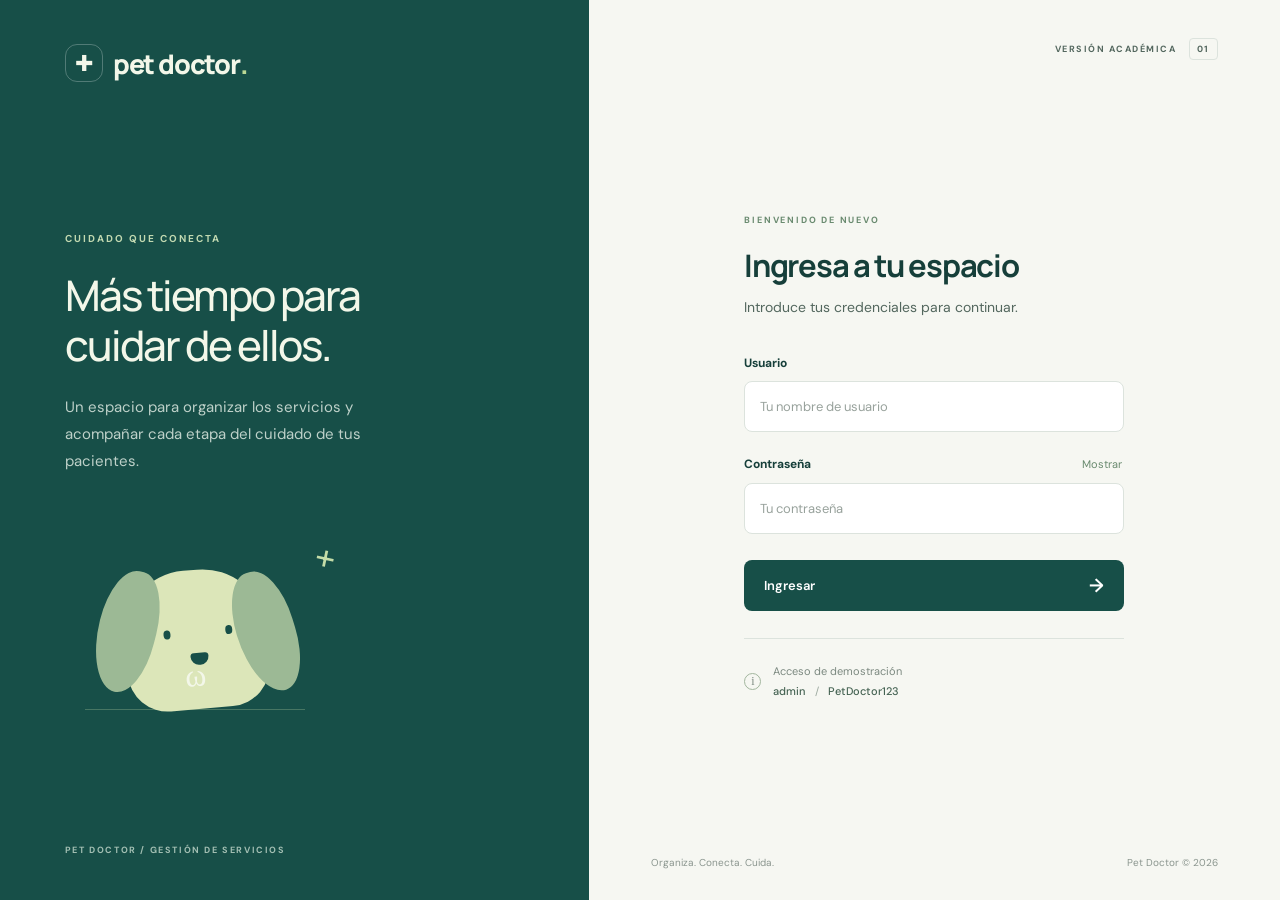
<file: index.html>
<!doctype html>
<html lang="es">
<head>
  <meta charset="utf-8">
  <meta name="viewport" content="width=device-width, initial-scale=1">
  <meta name="theme-color" content="#174f48">
  <title>Pet Doctor · Acceso</title>
  <link rel="stylesheet" href="assets/styles.css">
  <script defer src="assets/auth.js"></script>
  <script defer src="assets/app.js"></script>
  <link rel="stylesheet" href="assets/quote.css">
  <link rel="stylesheet" href="assets/quote-additions.css">
  <link rel="stylesheet" href="assets/clients.css">
  <link rel="stylesheet" href="assets/history.css">
  <link rel="stylesheet" href="assets/application.css">
  <link rel="stylesheet" href="assets/quote-controls.css">
  <script defer src="assets/catalog.js"></script>
  <script defer src="assets/pricing.js"></script>
  <script defer src="assets/records.js"></script>
  <script defer src="assets/files.js"></script>
  <script defer src="assets/workspace.js"></script>
  <script defer src="assets/integration.js"></script>
  <script defer src="assets/registry-csv.js"></script>
  <script defer src="assets/registry-csv-view.js"></script>
  <script defer src="assets/attention-csv.js"></script>
  <script defer src="assets/clients.js"></script>
  <script defer src="assets/history.js"></script>
  <script defer src="assets/history-view.js"></script>
  <script defer src="assets/vendor/pdf-lib.min.js"></script>
  <script defer src="assets/pdf.js"></script>
  <script defer src="assets/analytics-csv.js"></script>
  <script defer src="assets/application.js"></script>
  <script defer src="assets/quote.js"></script>
  <script defer src="assets/email-templates.js"></script>
  <script defer src="assets/customer-profile.js"></script>
</head>
<body>
  <main id="login-view" class="login-layout">
    <section class="brand-panel" aria-label="Pet Doctor">
      <a class="brand" href="./"><span class="brand-mark" aria-hidden="true">✚</span> pet doctor<span class="brand-dot">.</span></a>
      <div class="brand-content">
        <span class="eyebrow">CUIDADO QUE CONECTA</span>
        <h1>Más tiempo para<br>cuidar de ellos.</h1>
        <p>Un espacio para organizar los servicios y acompañar cada etapa del cuidado de tus pacientes.</p>
        <div class="pet-illustration" aria-hidden="true"><span class="pet-ear left"></span><span class="pet-ear right"></span><div class="pet-face"><i class="eye left"></i><i class="eye right"></i><span class="nose"></span><span class="muzzle">ω</span></div><span class="pet-cross">+</span></div>
      </div>
      <span class="brand-footer">PET DOCTOR / GESTIÓN DE SERVICIOS</span>
    </section>
    <section class="form-panel">
      <span class="edition">VERSIÓN ACADÉMICA <span>01</span></span>
      <div class="login-card">
        <span class="section-tag">BIENVENIDO DE NUEVO</span>
        <h2>Ingresa a tu espacio</h2>
        <p class="muted">Introduce tus credenciales para continuar.</p>
        <form id="login-form">
          <label for="username">Usuario</label>
          <input id="username" name="username" type="text" autocomplete="username" placeholder="Tu nombre de usuario" required maxlength="80" autocapitalize="none" spellcheck="false">
          <div class="password-label"><label for="password">Contraseña</label><button id="toggle-password" type="button" aria-controls="password" aria-pressed="false">Mostrar</button></div>
          <input id="password" name="password" type="password" autocomplete="current-password" placeholder="Tu contraseña" required maxlength="128">
          <p id="login-error" class="error" role="alert" hidden></p>
          <button class="primary-button" type="submit">Ingresar <span aria-hidden="true">→</span></button>
        </form>
        <div class="demo-note"><span class="demo-icon" aria-hidden="true">i</span><p>Acceso de demostración<br><strong>admin</strong><span class="separator">/</span><strong>PetDoctor123</strong></p></div>
      </div>
      <footer class="form-footer">Organiza. Conecta. Cuida.<span>Pet Doctor © <span id="year"></span></span></footer>
    </section>
  </main>
  <div id="home-view" class="home-layout" hidden>
    <header class="home-header"><a class="brand" href="./"><span class="brand-mark" aria-hidden="true">✚</span> pet doctor.</a><span class="header-location" id="header-location">Clientes</span><div class="session-controls"><span id="session-user"></span><button id="logout-button" class="secondary-button" type="button">Cerrar sesión</button></div></header>
    <div class="application-frame"><aside class="app-sidebar"><button type="button" id="menu-toggle" class="secondary-button" aria-expanded="false" aria-controls="app-nav">☰ Menú</button><nav id="app-nav" aria-label="Módulos de Pet Doctor"><span class="nav-caption">TU ESPACIO</span><button type="button" data-module="clients" id="nav-clients" aria-current="page">Clientes</button><button type="button" data-module="quote" id="nav-quote">Cotización</button><button type="button" data-module="data" id="open-data">Datos y sincronización</button><p class="sidebar-note">Datos guardados en este navegador.<br>Acceso académico.</p></nav></aside>
      <main class="app-main"><div id="file-message" class="file-message" role="status" hidden></div>
        <section id="clients-module" aria-label="Clientes"><aside id="demo-welcome" class="demo-welcome" aria-labelledby="demo-welcome-title"><h2 id="demo-welcome-title">¿Primera vez en Pet Doctor?</h2><p>Prueba el registro, las fichas y el historial con datos ficticios ya preparados. No necesitas cargar archivos ni registrar clientes a mano.</p><button type="button" id="demo-start" class="secondary-button">Probar con datos de ejemplo</button></aside><div id="customers-content"></div><div id="csv-import-root"></div></section>
        <section id="quote-module" aria-label="Cotización" hidden><div class="home-content" tabindex="-1" id="home-content"></div></section>
    <section id="data-dialog" class="data-section" hidden tabindex="-1" aria-labelledby="data-title"><div class="dialog-heading"><h2 id="data-title">Datos y sincronización</h2><button type="button" id="close-data" class="secondary-button">Volver</button></div><p class="field-hint">Traslado manual por archivos; no hay sincronización automática. Para Analítica descarga el CSV y cárgalo en el dashboard.</p><p id="master-count" class="field-hint"></p><div class="data-actions"><button type="button" id="export-master" class="secondary-button">Descargar base JSON</button><button type="button" id="import-master" class="secondary-button">Cargar base JSON</button><button type="button" id="export-analytics" class="secondary-button">Descargar CSV para Analítica</button></div><p class="field-hint">El respaldo JSON contiene todos los clientes, perritos, cotizaciones y atenciones. La carga reemplaza la base actual previa confirmación.</p>

      <section class="demo-welcome" aria-labelledby="demo-data-title"><h3 id="demo-data-title">Explora la aplicación con datos de prueba</h3><p>25 clientes · 45 perritos · 150 atenciones · 200 servicios. Todos los datos son ficticios. Después de cargar, podrás abrir las fichas y sus historiales, cotizar y exportar información.</p><p>La demostración reemplaza la base actual y la cotización, previa confirmación. Si tienes datos propios, descarga primero la base JSON. No se enviarán llamadas ni correos.</p><button type="button" id="load-demo-data" class="secondary-button">Cargar datos de prueba</button><p>Para explorar los gráficos, abre <a href="analitica/index.html">Analítica</a> y pulsa «Probar con datos de ejemplo». Cada módulo conserva su propia base.</p></section><div id="attention-csv-import-root"></div>
      <form id="calls-config" novalidate><h3>Conexión n8n</h3><label for="calls-url">URL del webhook n8n<input id="calls-url" type="url" autocomplete="off" placeholder="https://tu-instancia/webhook-test/pet-doctor-llamadas-demo"></label><label for="calls-key">Clave de comunicaciones para esta sesión<input id="calls-key" type="password" autocomplete="off" maxlength="1024" placeholder="X-PetDoctor-Call-Key"></label><p id="calls-key-status" class="field-hint" role="status"></p><p class="field-hint">La clave se conserva solo en memoria hasta cerrar sesión o recargar; no se guarda ni se exporta. Configura Header Auth y los destinos permitidos en n8n. Completar estos campos no envía correos ni inicia llamadas.</p><div class="data-actions"><button type="submit" class="secondary-button">Guardar conexión n8n</button><button type="button" id="forget-calls-key" class="text-button">Olvidar clave de sesión</button></div></form><p id="data-message" class="file-message" role="status" hidden></p><div id="storage-recovery" class="storage-recovery" hidden><p>Hay un guardado pendiente que aún no forma parte de la base local.</p><button type="button" id="retry-save" class="secondary-button">Reintentar guardado</button><button type="button" id="download-pending" class="text-button">Descargar respaldo pendiente</button><button type="button" id="discard-pending" class="text-button">Descartar candidato</button></div>
    </section>
      </main>
    </div>
    <div id="shared-editor"></div>
<input type="file" id="master-file" accept=".json,application/json" hidden>
  </div>
</body>
</html>
</file>
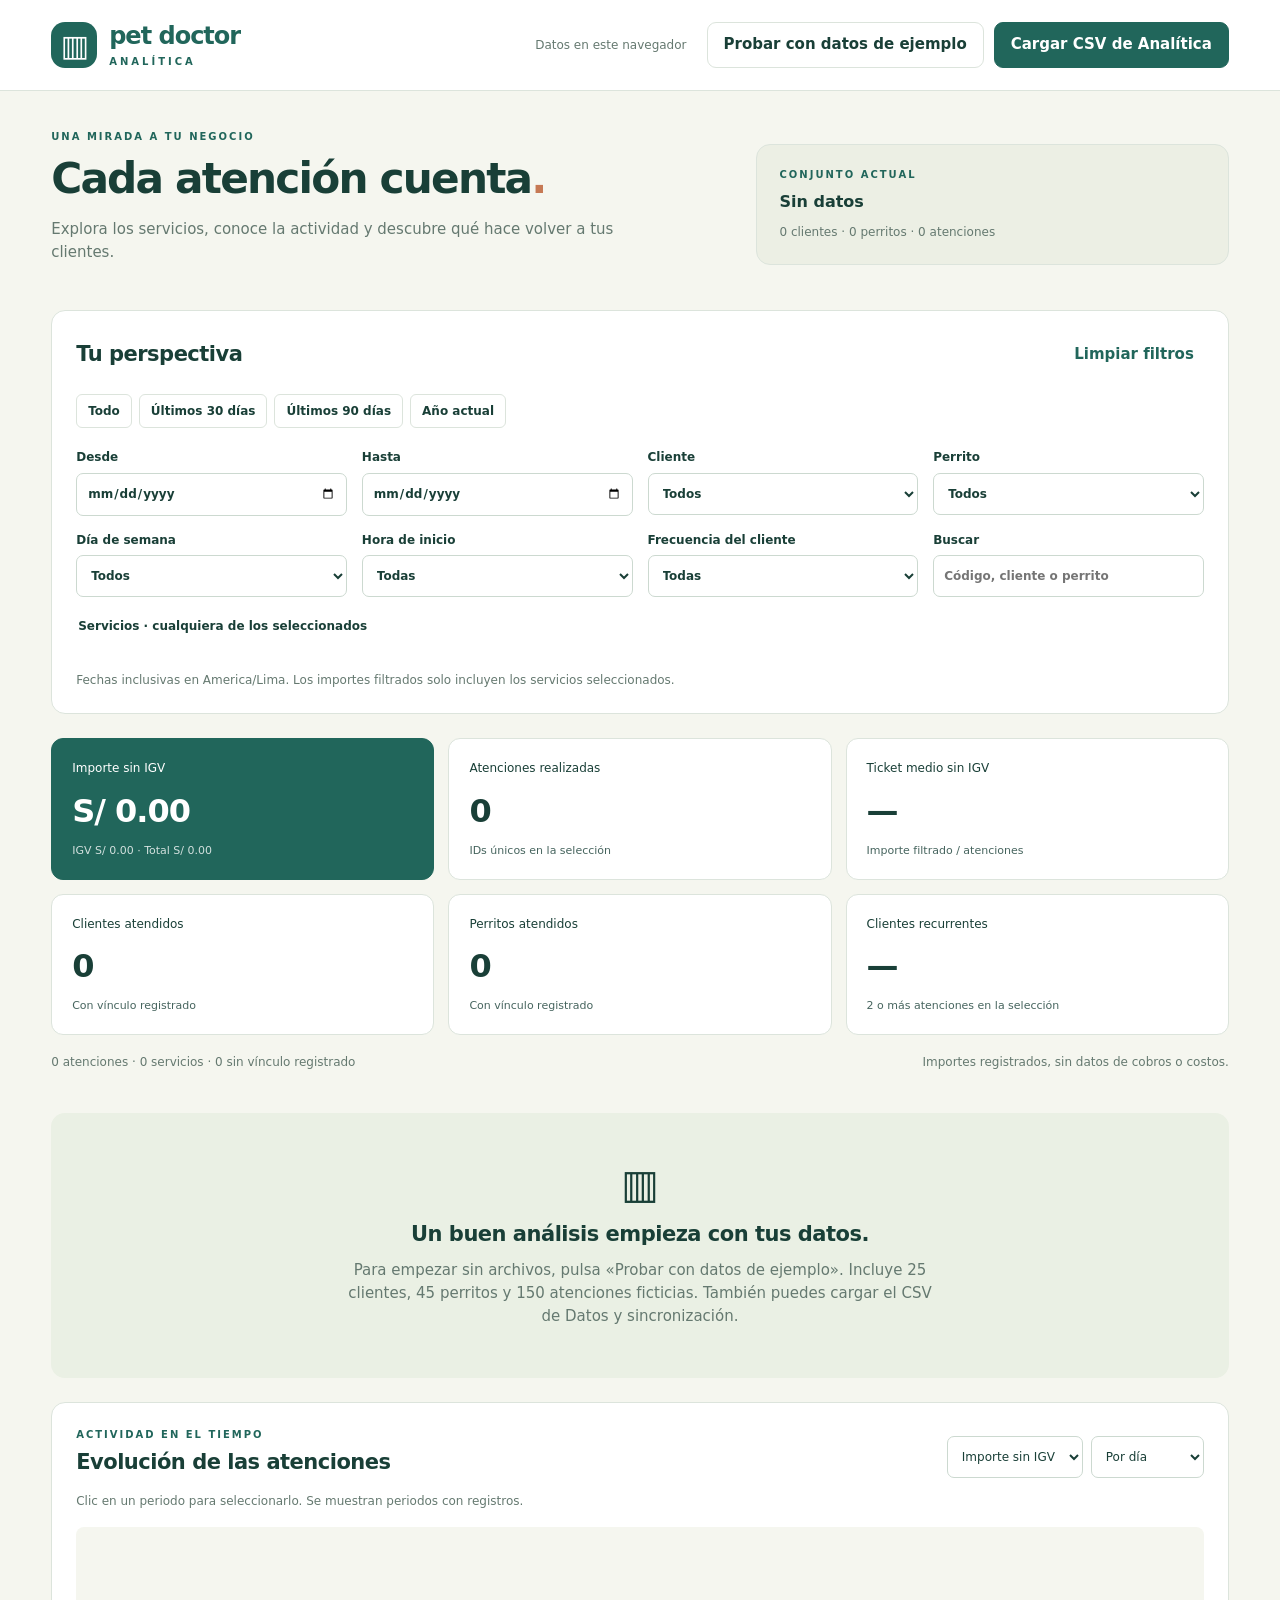
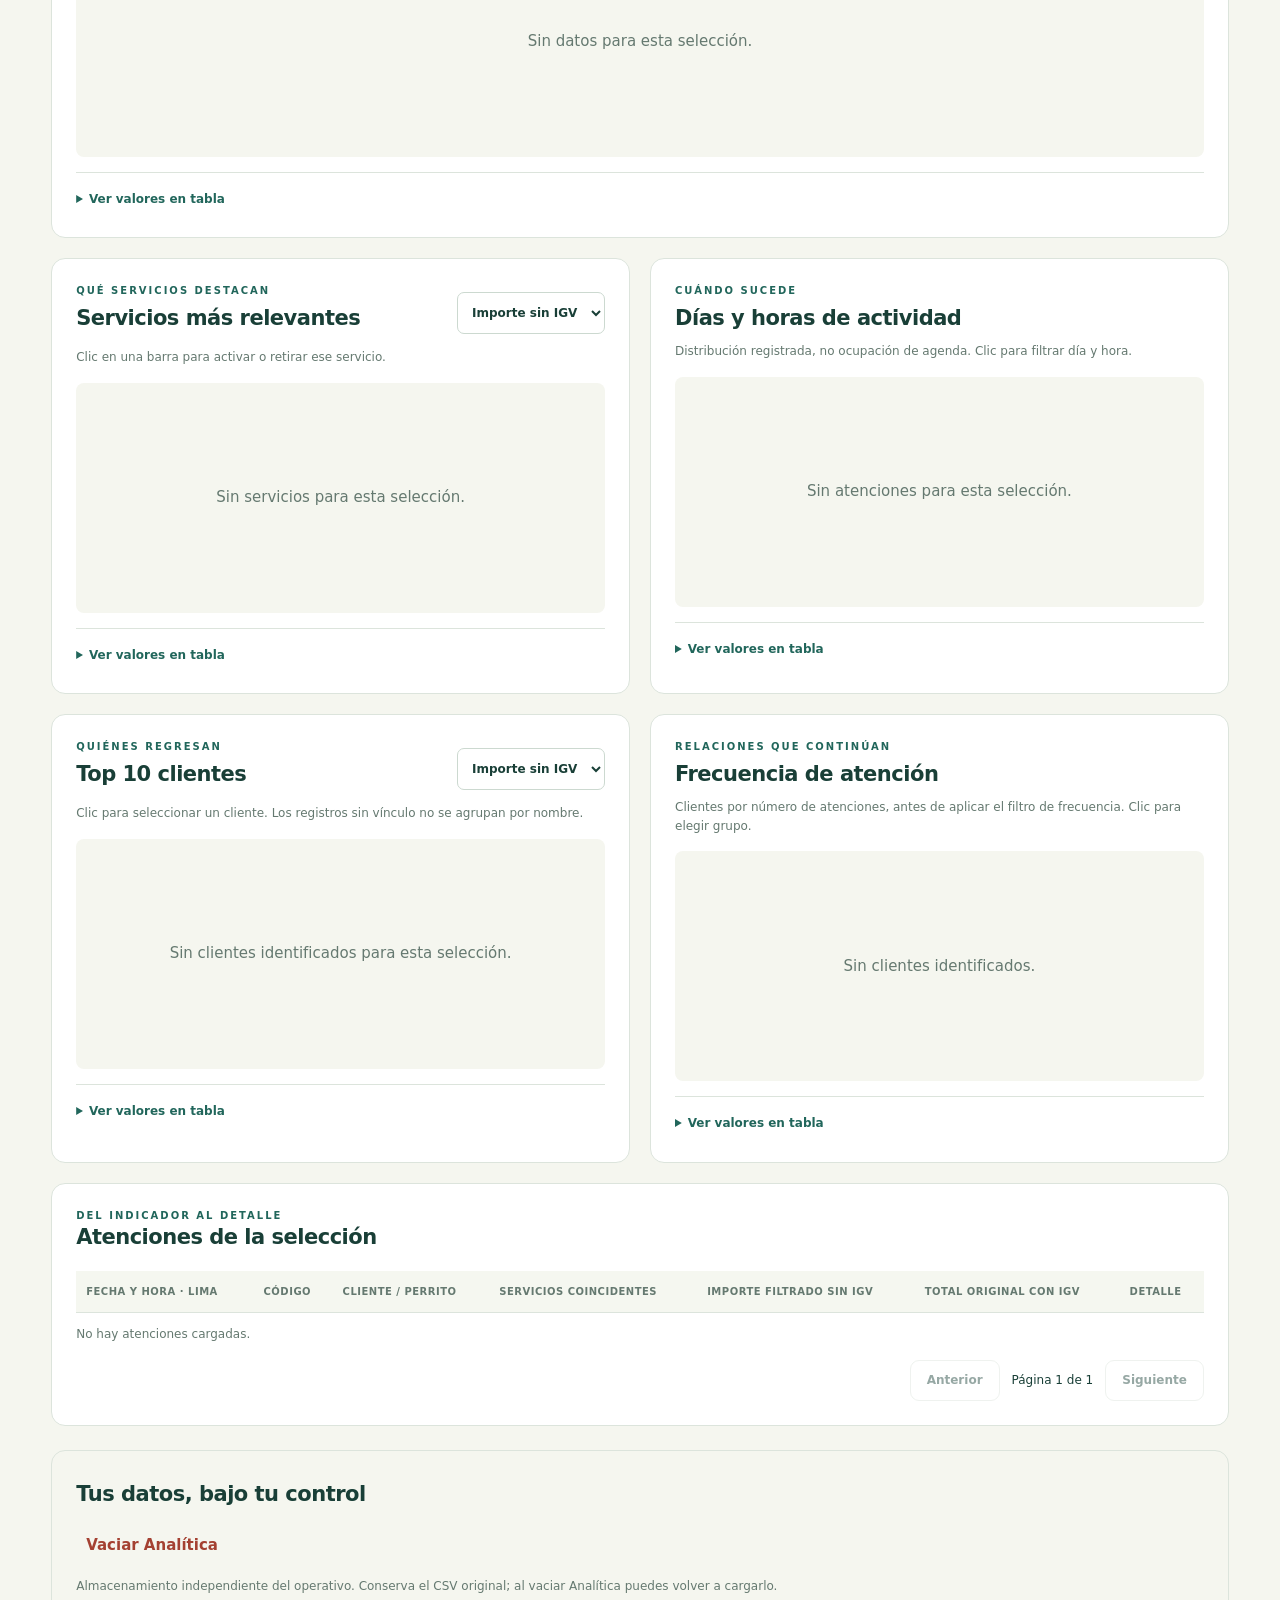
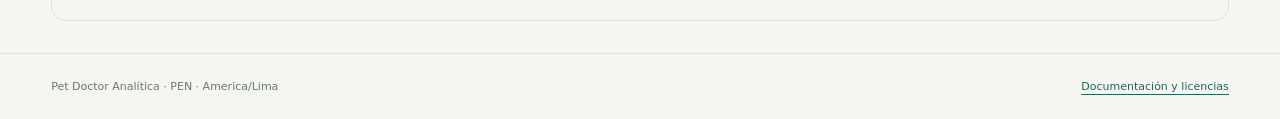
<file: analitica/index.html>
<!doctype html>
<html lang="es">
<head>
  <meta charset="utf-8"><meta name="viewport" content="width=device-width, initial-scale=1">
  <title>Pet Doctor · Analítica</title>
  <link rel="icon" href="data:image/svg+xml,%3Csvg xmlns='http://www.w3.org/2000/svg' viewBox='0 0 40 40'%3E%3Crect width='40' height='40' rx='12' fill='%2321665b'/%3E%3Cpath d='M10 29V20M20 29V10M30 29V15' stroke='white' stroke-width='4'/%3E%3C/svg%3E">
  <link rel="stylesheet" href="styles.css">
  <script defer src="vendor/echarts.min.js"></script>
  <script defer src="lib/records.js"></script><script defer src="lib/catalog.js"></script><script defer src="lib/pricing.js"></script><script defer src="lib/files.js"></script><script defer src="lib/workspace.js"></script><script defer src="lib/registry-csv.js"></script><script defer src="lib/attention-csv.js"></script><script defer src="lib/history.js"></script>
  <script defer src="lib/analytics-csv.js"></script><script defer src="data.js"></script><script defer src="storage.js"></script><script defer src="charts.js"></script><script defer src="app.js"></script>
</head>
<body>
  <a class="skip" href="#main">Ir al dashboard</a>
  <header><a class="brand" href="./" aria-label="Pet Doctor Analítica"><span class="brand-icon" aria-hidden="true">▥</span><span>pet doctor<span class="brand-sub">ANALÍTICA</span></span></a><div class="header-actions"><span class="local-label">Datos en este navegador</span><button id="load-demo" class="secondary">Probar con datos de ejemplo</button><button id="open-import" class="primary">Cargar CSV de Analítica</button></div></header>
  <main id="main" tabindex="-1">
    <section class="intro"><div><p class="eyebrow">UNA MIRADA A TU NEGOCIO</p><h1>Cada atención cuenta<span>.</span></h1><p>Explora los servicios, conoce la actividad y descubre qué hace volver a tus clientes.</p></div><div class="source-card"><span class="eyebrow">CONJUNTO ACTUAL</span><strong id="source-name">Sin datos cargados</strong><span id="source-counts">Carga el CSV exportado desde Datos y sincronización.</span><span id="demo-badge" class="badge" hidden>Datos ficticios de demostración</span></div></section>
    <p id="status" class="notice" role="status" hidden></p><div id="external-change" class="notice" hidden>Analítica cambió en otra pestaña. <button id="refresh-data" class="text-button">Actualizar datos</button></div>
    <section class="filters" aria-labelledby="filters-title"><div class="section-heading"><h2 id="filters-title">Tu perspectiva</h2><button id="reset-filters" class="text-button">Limpiar filtros</button></div><div class="quick-ranges" aria-label="Periodos rápidos"><button data-range="all">Todo</button><button data-range="30">Últimos 30 días</button><button data-range="90">Últimos 90 días</button><button data-range="year">Año actual</button></div><div class="filter-grid"><label>Desde<input type="date" id="from"></label><label>Hasta<input type="date" id="to"></label><label>Cliente<select id="owner"><option value="">Todos</option></select></label><label>Perrito<select id="pet"><option value="">Todos</option></select></label><label>Día de semana<select id="weekday"><option value="">Todos</option></select></label><label>Hora de inicio<select id="hour"><option value="">Todas</option></select></label><label>Frecuencia del cliente<select id="frequency"><option value="">Todas</option><option value="1">1 atención</option><option value="2">2 atenciones</option><option value="3">3 atenciones</option><option value="4+">4 o más</option></select></label><label>Buscar<input id="search" type="search" placeholder="Código, cliente o perrito" maxlength="200"></label></div><fieldset id="service-filters"><legend>Servicios · cualquiera de los seleccionados</legend><div id="service-options"></div></fieldset><div id="filter-chips" aria-label="Filtros activos"></div><p class="hint">Fechas inclusivas en America/Lima. Los importes filtrados solo incluyen los servicios seleccionados.</p></section>
    <section id="kpis" class="kpis" aria-label="Indicadores del conjunto filtrado"></section>
    <div class="results-line"><p id="results-summary" role="status"></p><p>Importes registrados, sin datos de cobros o costos.</p></div>
    <div id="dashboard-empty" class="empty-panel"><span aria-hidden="true">▥</span><h2>Un buen análisis empieza con tus datos.</h2><p>Para empezar sin archivos, pulsa «Probar con datos de ejemplo». Incluye 25 clientes, 45 perritos y 150 atenciones ficticias. También puedes cargar el CSV de Datos y sincronización.</p></div>
    <section class="chart-grid" aria-label="Gráficos del negocio">
      <article class="chart-card wide"><div class="chart-heading"><div><p class="eyebrow">ACTIVIDAD EN EL TIEMPO</p><h2>Evolución de las atenciones</h2></div><div class="chart-controls"><label class="sr-only" for="trend-measure">Medida temporal</label><select id="trend-measure"><option value="amount">Importe sin IGV</option><option value="count">Atenciones</option></select><label class="sr-only" for="group">Agrupación temporal</label><select id="group"><option value="day">Por día</option><option value="week">Por semana</option><option value="month">Por mes</option></select></div></div><p class="hint">Clic en un periodo para seleccionarlo. Se muestran periodos con registros.</p><div id="chart-trend" class="chart" role="img" aria-label="Evolución temporal; valores en la tabla inferior"></div><p id="empty-trend" class="chart-empty" hidden>Sin datos para esta selección.</p><details><summary>Ver valores en tabla</summary><div class="table-scroll"><table id="table-trend"></table></div></details></article>
      <article class="chart-card"><div class="chart-heading"><div><p class="eyebrow">QUÉ SERVICIOS DESTACAN</p><h2>Servicios más relevantes</h2></div><label><span class="sr-only">Medida de servicios</span><select id="service-measure"><option value="amount">Importe sin IGV</option><option value="count">Cantidad</option></select></label></div><p class="hint">Clic en una barra para activar o retirar ese servicio.</p><div id="chart-services" class="chart" role="img" aria-label="Servicios más relevantes; valores en la tabla inferior"></div><p id="empty-services" class="chart-empty" hidden>Sin servicios para esta selección.</p><details><summary>Ver valores en tabla</summary><div class="table-scroll"><table id="table-services"></table></div></details></article>
      <article class="chart-card"><p class="eyebrow">CUÁNDO SUCEDE</p><h2>Días y horas de actividad</h2><p class="hint">Distribución registrada, no ocupación de agenda. Clic para filtrar día y hora.</p><div id="chart-heat" class="chart" role="img" aria-label="Atenciones por día y hora; valores en la tabla inferior"></div><p id="empty-heat" class="chart-empty" hidden>Sin atenciones para esta selección.</p><details><summary>Ver valores en tabla</summary><div class="table-scroll"><table id="table-heat"></table></div></details></article>
      <article class="chart-card"><div class="chart-heading"><div><p class="eyebrow">QUIÉNES REGRESAN</p><h2>Top 10 clientes</h2></div><label><span class="sr-only">Medida de clientes</span><select id="client-measure"><option value="amount">Importe sin IGV</option><option value="count">Atenciones</option></select></label></div><p class="hint">Clic para seleccionar un cliente. Los registros sin vínculo no se agrupan por nombre.</p><div id="chart-clients" class="chart" role="img" aria-label="Top 10 clientes; valores en la tabla inferior"></div><p id="empty-clients" class="chart-empty" hidden>Sin clientes identificados para esta selección.</p><details><summary>Ver valores en tabla</summary><div class="table-scroll"><table id="table-clients"></table></div></details></article>
      <article class="chart-card"><p class="eyebrow">RELACIONES QUE CONTINÚAN</p><h2>Frecuencia de atención</h2><p class="hint">Clientes por número de atenciones, antes de aplicar el filtro de frecuencia. Clic para elegir grupo.</p><div id="chart-frequency" class="chart" role="img" aria-label="Frecuencia por cliente; valores en la tabla inferior"></div><p id="empty-frequency" class="chart-empty" hidden>Sin clientes identificados.</p><details><summary>Ver valores en tabla</summary><div class="table-scroll"><table id="table-frequency"></table></div></details></article>
    </section>
    <section class="records"><div class="section-heading"><div><p class="eyebrow">DEL INDICADOR AL DETALLE</p><h2>Atenciones de la selección</h2></div></div><div class="table-scroll records-scroll"><table><thead><tr><th>Fecha y hora · Lima</th><th>Código</th><th>Cliente / perrito</th><th>Servicios coincidentes</th><th>Importe filtrado sin IGV</th><th>Total original con IGV</th><th>Detalle</th></tr></thead><tbody id="records-body"></tbody></table></div><p id="records-empty" class="hint">No hay atenciones que mostrar.</p><div class="pagination"><button id="previous" class="secondary">Anterior</button><span id="page" role="status"></span><button id="next" class="secondary">Siguiente</button></div></section>
    <section class="data-tools"><h2>Tus datos, bajo tu control</h2><div class="data-buttons"><button id="clear-data" class="text-button danger">Vaciar Analítica</button></div><p class="hint">Almacenamiento independiente del operativo. Conserva el CSV original; al vaciar Analítica puedes volver a cargarlo.</p></section>
  </main>
  <footer><span>Pet Doctor Analítica · PEN · America/Lima</span><a href="README.md">Documentación y licencias</a></footer>
  <dialog id="import-dialog" aria-labelledby="import-title"><div class="section-heading"><h2 id="import-title">Cargar CSV de Analítica</h2><button id="close-import" class="secondary">Cerrar</button></div><p>La carga de CSV o de datos de ejemplo reemplaza todo el conjunto analítico después de revisar y confirmar. La base operativa no cambia.</p><label>Seleccionar CSV<input id="import-file" type="file" accept=".csv,text/csv"></label><p class="hint">Hasta 50 MB, 60.000 servicios y 10.000 atenciones. Conserva el archivo original para reintentar si falla el guardado.</p><progress id="import-progress" max="100" value="0" hidden aria-label="Progreso de validación"></progress><button id="cancel-read" class="secondary" hidden>Cancelar lectura</button><p id="import-message" role="status" class="notice" hidden></p><section id="review" hidden><h3 tabindex="-1" id="review-title">Revisar antes de guardar</h3><p id="review-summary"></p><div class="table-scroll"><ul id="review-issues"></ul></div><div class="data-buttons"><button id="cancel-review" class="secondary">Descartar candidato</button><button id="confirm-import" class="primary">Confirmar carga</button></div></section></dialog>
  <dialog id="detail-dialog" aria-labelledby="detail-title"><div class="section-heading"><h2 id="detail-title">Detalle de atención</h2><button id="close-detail" class="secondary">Cerrar</button></div><div id="detail-body"></div></dialog>
</body>
</html>
</file>
<file: assets/styles.css>
@import url('https://fonts.googleapis.com/css2?family=DM+Sans:wght@400;500;600;700&family=Manrope:wght@400;500;600;700;800&display=swap');
:root{--ink:#163f3a;--green:#174f48;--muted:#74817e;--cream:#f6f7f2;--border:#dce3dd;font-family:'DM Sans',sans-serif;color:var(--ink);background:var(--cream);font-synthesis:none}
*{box-sizing:border-box}body{margin:0}[hidden]{display:none!important}button,input{font:inherit}button,a,input{-webkit-tap-highlight-color:transparent}button{cursor:pointer}a{color:inherit;text-decoration:none}button:focus-visible,a:focus-visible{outline:3px solid #a3c97a;outline-offset:5px}input:focus{outline:3px solid #c7dec9;border-color:var(--green)}
.login-layout{min-height:100vh;display:grid;grid-template-columns:46% 54%}.brand-panel{background:var(--green);color:#f3f7e9;padding:44px 11%;display:flex;flex-direction:column;position:relative;overflow:hidden}.brand{font-family:Manrope,sans-serif;font-size:27px;letter-spacing:-1.2px;font-weight:800;display:inline-flex;align-items:center;gap:10px;width:fit-content}.brand-mark{font-size:22px;display:inline-grid;place-items:center;width:38px;height:38px;border:1px solid #ffffff40;border-radius:12px}.brand-dot{color:#bbd895;margin-left:-10px}.brand-content{margin:auto 0;padding:65px 0 30px;z-index:1}.eyebrow,.section-tag,.edition,.brand-footer{font-size:10px;font-weight:700;letter-spacing:2px}.eyebrow{color:#c2d9b1}.brand-content h1{font-family:Manrope,sans-serif;font-size:clamp(34px,3.3vw,54px);font-weight:500;letter-spacing:-2px;line-height:1.18;margin:24px 0}.brand-content p{font-size:15px;line-height:1.8;color:#bed1c9;max-width:330px}.brand-footer{font-size:9px;color:#a3bfb3;padding:25px 0 0;letter-spacing:1.6px}.form-panel{padding:43px 9% 28px;display:flex;flex-direction:column;min-width:0}.edition{align-self:flex-end;color:var(--muted);letter-spacing:1.5px;font-size:9px}.edition span{border:1px solid var(--border);padding:4px 7px;border-radius:4px;margin-left:9px}.login-card{max-width:380px;width:100%;margin:auto; padding:65px 0}.section-tag{color:#698a6f;font-size:9px;letter-spacing:1.8px}h2{font-family:Manrope,sans-serif}.login-card h2{font-size:31px;letter-spacing:-1.3px;font-weight:700;margin:16px 0 10px}.muted{color:var(--muted);font-size:14px;line-height:1.7}.login-card>.muted{margin:0 0 35px}label{display:block;font-size:12px;font-weight:700;margin-bottom:10px}input{width:100%;height:51px;border:1px solid var(--border);border-radius:8px;background:#fff;padding:0 15px;color:var(--ink);font-size:13px}input::placeholder{color:#98a29c}.password-label{display:flex;align-items:center;justify-content:space-between;margin-top:23px}.password-label button{background:none;border:0;color:#698a6f;font-size:11px;margin-bottom:10px;padding:2px}.primary-button{width:100%;background:var(--green);color:#fff;border:0;border-radius:8px;padding:17px 20px;font-size:13px;font-weight:600;margin-top:26px;display:flex;justify-content:space-between;align-items:center;transition:background .15s}.primary-button:hover{background:#22685e}.primary-button span{font-size:19px;line-height:15px}.error{font-size:12px;line-height:1.6;color:#a73831;background:#fff0eb;padding:10px 12px;border-radius:6px;margin-bottom:0}input[aria-invalid=true]{border-color:#bd6259}.demo-note{display:flex;gap:12px;align-items:center;margin-top:27px;border-top:1px solid var(--border);padding-top:22px;color:#7c8980}.demo-note p{font-size:11px;line-height:1.9;margin:0}.demo-note strong{font-weight:500;color:#456353}.demo-icon{border:1px solid #a2b69e;border-radius:50%;height:17px;width:17px;display:grid;place-items:center;font-family:serif;font-size:12px}.separator{padding:0 9px;color:#9ca99f}.form-footer{font-size:10px;color:#8a958e;display:flex;justify-content:space-between;gap:16px;line-height:1.8}.pet-illustration{position:relative;width:220px;height:190px;margin:45px 0 0 20px;border-bottom:1px solid #8fae8d66}.pet-face{position:absolute;bottom:0;left:40px;width:142px;height:139px;border-radius:64px 64px 40px 40px;background:#dce6b9;transform:rotate(-5deg)}.pet-ear{position:absolute;bottom:16px;width:58px;height:123px;border-radius:60% 60% 60% 70%;background:#9cb995;z-index:2}.pet-ear.left{left:13px;transform:rotate(14deg)}.pet-ear.right{right:10px;transform:rotate(-17deg)}.eye{position:absolute;top:58px;width:7px;height:9px;border-radius:50%;background:var(--green)}.eye.left{left:39px}.eye.right{right:34px}.nose{position:absolute;top:83px;left:64px;width:18px;height:12px;background:var(--green);border-radius:5px 5px 12px 12px}.muzzle{position:absolute;top:87px;left:57px;font-size:32px;font-family:serif}.pet-cross{position:absolute;right:-30px;top:12px;font-size:37px;color:#c4dca8;transform:rotate(12deg)}
.home-header{display:flex;justify-content:space-between;align-items:center;padding:25px 6%;border-bottom:1px solid var(--border);background:#fff}.home-header .brand-mark{background:var(--green);color:#fff}.session-controls{display:flex;gap:20px;align-items:center;font-size:12px}.secondary-button{border:1px solid var(--border);background:#fff;border-radius:7px;padding:10px 15px;color:var(--ink);font-size:12px}.secondary-button:hover{background:#eef3e9}.home-content{max-width:1200px;margin:auto;padding:70px 6%;outline:none}.home-content>h1{font-family:Manrope,sans-serif;font-size:clamp(27px,3vw,40px);letter-spacing:-1.5px;max-width:650px;font-weight:600}.module-grid{display:grid;grid-template-columns:1fr 1fr;gap:20px;margin-top:36px}.module-grid article{border:1px solid var(--border);border-radius:14px;background:#fff;padding:28px}.module-number{font-size:12px;color:#77936f}.module-grid h2{font-size:19px;letter-spacing:-.5px}.module-grid p{font-size:13px;color:var(--muted);line-height:1.6;min-height:42px}.status{display:inline-block;font-size:10px;background:#eef2e9;color:#6d7e63;border-radius:20px;padding:7px 10px}.academic-note{color:var(--muted);font-size:11px;margin-top:30px}
@media(min-width:1500px){.brand-panel{padding-left:17%;padding-right:12%}.form-panel{padding-left:14%;padding-right:14%}}@media(max-width:760px){.login-layout{grid-template-columns:1fr}.brand-panel{padding:25px 7%}.brand-content{padding:32px 0 20px}.brand-content h1{font-size:32px;letter-spacing:-1.2px;margin:16px 0}.brand-content p{font-size:13px;max-width:380px}.pet-illustration,.brand-footer{display:none}.form-panel{padding:24px 7%}.login-card{padding:34px 0 45px;max-width:440px}.login-card h2{font-size:28px}.form-footer{font-size:9px}.home-header{padding:20px 6%;align-items:flex-start;gap:20px}.home-header .brand{font-size:22px;white-space:nowrap}.session-controls{flex-direction:column;gap:8px;align-items:flex-end}.module-grid{grid-template-columns:1fr}.home-content{padding-top:45px}}@media(prefers-reduced-motion:reduce){*{transition:none!important}}
</file>
<file: assets/quote.css>
/* Cotizador: controles nativos, composición adaptable y recursos locales. */
:root{--muted:#53675e;--coral:#cf765d;--line:#d9e2d8;--sage:#e8eee1;--paper:#fafaf6}
.header-location{font-size:14px;font-weight:600;border-bottom:2px solid var(--green);padding:14px 0}.home-header{padding:18px max(4%,calc((100vw - 1360px)/2));gap:20px}.home-header .brand{font-size:26px}.session-controls{font-size:14px}.secondary-button{font-size:14px;min-height:44px}.quote-root{max-width:1360px;padding:0 4% 25px}.quote-root p{line-height:1.6}.quote-root .section-tag{font-size:11px;letter-spacing:1.7px;color:#4c6c4c}.quote-root input:not([type=checkbox]):not([type=radio]):not([type=file]){font-size:16px;min-height:48px}.quote-root button{min-height:44px}.quote-intro{display:flex;justify-content:space-between;align-items:center;gap:20px;padding:35px 0 28px}.quote-intro h1{font-family:Manrope,sans-serif;font-size:clamp(32px,3.4vw,48px);line-height:1.2;letter-spacing:-1.8px;font-weight:700;margin:14px 0 12px}.quote-intro h1 span{color:var(--coral)}.quote-intro p{font-size:16px;color:var(--muted);margin:0 0 16px}.intro-illustration{object-fit:contain;mix-blend-mode:multiply;width:250px;height:180px}.academic-badge{display:inline-block;padding:6px 10px;border:1px solid #ccd7c3;border-radius:5px;font-size:12px;color:#50674c;background:#edf2e7}.quote-toolbar{display:flex;justify-content:space-between;align-items:center;gap:15px;border-top:1px solid var(--line);border-bottom:1px solid var(--line);padding:16px 0;margin-bottom:24px}.entry-switch{display:flex;background:#e9eee4;border-radius:9px;padding:4px;gap:3px}.entry-switch button{background:transparent;border:0;border-radius:6px;color:#52664c;font-size:14px;padding:9px 14px}.entry-switch button.active{background:white;box-shadow:0 1px 4px #214d4112;color:var(--green);font-weight:700}.file-tools{display:flex;gap:12px}.text-button{background:none;border:0;padding:8px 2px;color:var(--green);font-size:14px;font-weight:600;text-underline-offset:4px}.text-button:hover{text-decoration:underline}.quote-layout{display:grid;grid-template-columns:minmax(0,1fr) 340px;align-items:start;gap:26px}.service-workspace{min-width:0}.service-tabs{display:grid;grid-template-columns:repeat(6,minmax(0,1fr));gap:8px;margin-bottom:17px}.service-tab{position:relative;display:flex;flex-direction:column;justify-content:center;align-items:center;gap:5px;padding:8px 3px 12px;background:#fff;border:1px solid var(--line);border-radius:12px;color:#4d6254;font-size:12px;font-weight:600;min-width:0;line-height:1.35}.service-tab img{width:100%;max-width:94px;height:65px;object-fit:contain;mix-blend-mode:multiply}.service-tab[aria-selected=true]{border:2px solid var(--green);padding:7px 2px 11px;background:#edf2e8;color:var(--green)}.service-tab:hover{background:#eef2e8}.tab-check{position:absolute;right:6px;top:6px;background:var(--green);color:#fff;border-radius:50%;width:18px;height:18px;display:grid;place-items:center;font-size:10px}#service-panel{background:white;border:1px solid var(--line);border-radius:16px;overflow:hidden;padding:0 26px 24px;outline-offset:4px}.service-heading{display:flex;align-items:center;justify-content:space-between;padding:20px 0 8px;gap:10px}.service-heading h2{font-size:27px;line-height:1.25;letter-spacing:-1px;margin:10px 0}.service-heading p{margin:0;color:var(--muted);font-size:15px}.service-heading img{object-fit:contain;flex-shrink:0;width:135px;height:122px;mix-blend-mode:multiply}.include-control{background:#f0f4eb;border:1px solid #d7e3cd;border-radius:8px;min-height:54px;display:flex;align-items:center;gap:10px;padding:13px 15px;font-size:15px;margin:8px 0 26px;cursor:pointer}.include-state{margin-left:auto;color:#536c4c;font-size:12px;font-weight:500;white-space:nowrap}input[type=checkbox],input[type=radio]{appearance:auto;accent-color:var(--green);width:19px;height:19px;flex-shrink:0;padding:0;margin:0;cursor:pointer}input[type=checkbox]:focus-visible,input[type=radio]:focus-visible{outline:3px solid #668c57;outline-offset:4px}.quote-root fieldset{border:0;padding:0;margin:0 0 22px;min-width:0}.quote-root legend{font-size:15px;font-weight:700;margin-bottom:12px;padding:0}.plan-options{display:grid;grid-template-columns:repeat(3,minmax(0,1fr));gap:10px}.plan-options.two{grid-template-columns:repeat(2,minmax(0,1fr))}.choice-card{display:flex;position:relative;align-items:flex-start;gap:8px;border:1px solid var(--line);border-radius:10px;padding:17px 12px;cursor:pointer;font-weight:400;margin:0;min-width:0}.choice-card.chosen{border:2px solid var(--green);padding:16px 11px;background:#f4f7ee}.choice-card input{width:16px;height:16px;margin-top:3px}.choice-card>span{min-width:0}.choice-card strong{display:block;font-size:15px;line-height:1.45;overflow-wrap:anywhere}.choice-description{display:block;margin-top:9px;font-size:13px;line-height:1.65;color:var(--muted)}.choice-price{display:block;margin-top:15px;font-size:18px;font-weight:700;white-space:nowrap;letter-spacing:-.5px}.choice-price small{display:block;font-size:11px;font-weight:500;letter-spacing:0;color:#52674a;margin-top:3px}.base-price{display:block;margin-top:7px;font-size:11px;color:var(--muted)}.plan-saving{display:block;color:#356333;margin-top:7px;font-size:11px;font-weight:700}.quote-root h3{font-size:15px;margin:24px 0 10px}.addon{display:flex;align-items:center;justify-content:space-between;gap:15px;min-height:64px;border-bottom:1px solid #e6ebe1;margin:0;padding:13px 0;cursor:pointer;font-weight:400;font-size:15px}.addon>span:first-child{display:flex;gap:10px;align-items:center}.addon-price{white-space:nowrap;font-size:14px;font-weight:700;text-align:right}.addon-price small{display:block;font-size:11px;font-weight:400;color:var(--muted);margin-top:5px}.mode-options,.size-options{display:grid;grid-template-columns:1fr 1fr;gap:10px}.size-options{grid-template-columns:repeat(3,1fr)}.segment{display:flex;align-items:center;gap:10px;padding:13px;background:white;border:1px solid var(--line);border-radius:9px;cursor:pointer;margin:0}.segment.chosen{border:2px solid var(--green);padding:12px;background:#f0f4e9}.segment strong{display:block;font-size:14px;line-height:1.5}.segment small{display:block;color:var(--muted);font-size:12px;font-weight:400;line-height:1.5;margin-top:3px}.segment input{width:16px;height:16px}.coat-fields{border-top:1px solid var(--line);margin-top:22px;padding-top:1px}.coat-fields .mode-options{margin-bottom:18px}.pet-fields,.registry-section{border:1px solid var(--line);border-radius:12px;background:#fff;padding:21px 24px;margin-bottom:22px}.pet-title{display:flex;justify-content:space-between;align-items:center;gap:15px;margin-bottom:17px}.pet-title h2,.registry-heading h2{font-size:18px;margin:0 0 4px;letter-spacing:-.5px}.pet-title p,.registry-heading p{font-size:13px;margin:0;color:var(--muted)}.weight-toggle{display:flex;gap:8px;align-items:center;margin:0;min-height:44px;font-size:13px;white-space:nowrap;cursor:pointer}.field-hint{font-size:12px;color:var(--muted);line-height:1.6;margin:12px 0 0}.weight-input{max-width:400px}.weight-input label{font-size:14px}.weight-input .field-hint{display:block}.registered-note{font-size:14px;margin:0 0 15px}.registered-note span{display:block;color:var(--muted);font-size:12px;margin-top:5px}.registered-note:only-child{margin:0}.service-note{border-left:2px solid #c8d7bd;padding-left:12px;font-size:12px;color:var(--muted);margin:24px 0 0}.missing-fields{margin-top:22px;border:1px solid #e8d9b7;background:#fdf9ee;padding:13px 15px;border-radius:8px;color:#715419;font-size:13px}.missing-fields ul{padding-left:20px;margin:8px 0 0;line-height:1.8}.service-price{display:flex;justify-content:space-between;align-items:center;margin-top:25px;border-top:1px solid var(--line);padding-top:20px;gap:10px}.service-price>span{font-size:13px;font-weight:700}.service-price small{display:block;font-size:11px;font-weight:400;margin-top:7px;color:var(--muted)}.service-price>strong{font-size:26px;letter-spacing:-1px;white-space:nowrap}.quote-summary{position:sticky;top:20px;border:1px solid var(--line);border-radius:16px;background:#fff;padding:25px 22px}.summary-heading .section-tag{font-size:9px}.summary-heading h2{font-size:25px;letter-spacing:-.9px;margin:12px 0 20px}.summary-pet{padding-bottom:17px;color:var(--muted);font-size:14px;overflow-wrap:anywhere}.summary-pet small{display:block;font-size:12px;margin-top:5px}.summary-services{border-top:1px solid var(--line)}.summary-service{padding:14px 0;border-bottom:1px solid var(--line)}.summary-service summary{display:flex;align-items:center;justify-content:space-between;gap:12px;cursor:pointer;font-size:13px;min-height:28px;list-style:none}.summary-service summary::-webkit-details-marker{display:none}.summary-service summary>span:before{content:'＋';font-size:11px;margin-right:6px}.summary-service[open] summary>span:before{content:'−'}.summary-service summary strong{white-space:nowrap;font-size:13px}.line-items{margin-top:15px;border-top:1px dashed var(--line);padding-top:6px}.line-items p{display:flex;justify-content:space-between;gap:12px;font-size:11px;color:var(--muted);margin:8px 0}.line-items p span:last-child{white-space:nowrap}.summary-service .text-button{font-size:12px;min-height:44px}.summary-missing{font-size:12px;color:#715419;padding-left:18px;line-height:1.8}.totals{padding-top:17px}.totals p{display:flex;justify-content:space-between;align-items:center;gap:15px;font-size:13px;margin:0 0 12px}.totals .grand-total{border-top:1px solid var(--line);padding-top:18px;margin-top:17px;font-size:16px;font-weight:700}.grand-total strong{font-size:27px;letter-spacing:-1px;white-space:nowrap}.totals .partial-note{font-size:12px;color:#715419;display:block;font-weight:400}.empty-summary{background:#f5f7f0;border:1px dashed #ccd8c4;border-radius:10px;text-align:center;padding:26px 10px;color:#52674b}.empty-summary>span{font-size:25px}.empty-summary p{font-family:Manrope,sans-serif;font-weight:600;font-size:17px}.empty-summary small{font-size:12px}.identity-details{border-top:1px solid var(--line);margin:20px 0 0;padding-top:12px}.identity-details summary{cursor:pointer;font-size:13px;padding:9px 0;min-height:44px}.identity-details summary small{color:var(--muted);margin-left:5px}.identity-fields{padding:15px 0 4px}.identity-fields label{font-size:12px;margin-bottom:14px}.identity-fields input{margin-top:7px}.quote-root .primary-button{min-height:50px;font-size:14px;margin-top:18px}.primary-button:disabled{background:#dce4d5;color:#53634c;cursor:not-allowed}.save-hint,.tax-note{font-size:11px;color:var(--muted);text-align:center;margin:10px 0 0;line-height:1.5}.unsaved-indicator{display:block;font-size:11px;color:#83521e;text-align:center;margin-top:10px}.unsaved-indicator.saved{color:#53674c}.tax-note{padding-top:14px;margin-top:16px;border-top:1px solid var(--line)}.quote-footer{display:flex;justify-content:space-between;gap:15px;color:var(--muted);font-size:11px;margin:30px 0 0}.registry-heading{display:flex;justify-content:space-between;gap:20px;align-items:center;margin-bottom:20px}.registry-section>label{font-size:14px}.registry-section>input{max-width:650px}.pet-result{width:100%;display:flex;justify-content:space-between;gap:20px;padding:13px 0;border:0;border-bottom:1px solid var(--line);background:none;text-align:left;color:var(--ink);font-size:14px}.pet-result span{color:var(--muted)}.file-message{background:#eaf2e5;border:1px solid #c7d8bc;padding:14px 18px;border-radius:9px;font-size:14px;margin-bottom:20px;overflow-wrap:anywhere}.file-message.is-error{background:#fff0eb;border-color:#e6bbb1;color:#913a2a}.mobile-total{display:none}.sr-only{position:absolute;width:1px;height:1px;padding:0;margin:-1px;overflow:hidden;clip:rect(0,0,0,0);white-space:nowrap;border:0}dialog{border:1px solid var(--line);border-radius:16px;padding:24px;color:var(--ink);max-width:500px;width:calc(100% - 28px);max-height:90dvh;overflow:auto}dialog::backdrop{background:#102c26a8}.dialog-heading{display:flex;align-items:center;justify-content:space-between;gap:20px}.dialog-heading h2{font-size:23px}.quote-root :focus-visible{outline:3px solid #66864b;outline-offset:4px}.quote-root button,.quote-root input,.quote-root summary{scroll-margin:20px}#service-panel:focus-visible{outline:3px solid #66864b}
@media(min-width:1500px){.quote-root{padding-right:35px;padding-left:35px}}
@media(max-width:1100px){.quote-layout{grid-template-columns:minmax(0,1fr) 300px;gap:18px}.quote-summary{padding:22px 18px}.quote-root{padding-right:3%;padding-left:3%}.service-tab{font-size:10px}.service-tab img{height:55px}.plan-options{grid-template-columns:1fr}.choice-card{padding:15px;gap:12px}.choice-card.chosen{padding:14px}.choice-card>span{display:grid;grid-template-columns:1fr auto;gap:4px 12px;width:100%}.choice-card strong{grid-column:1;grid-row:1}.choice-description{grid-column:1;grid-row:2 / span 2;margin-top:4px}.choice-price{grid-column:2;grid-row:1 / span 2;margin:0;text-align:right}.base-price{grid-column:2;grid-row:3;text-align:right}.plan-options.two{grid-template-columns:1fr 1fr}.plan-options.two .choice-card>span{display:block}.plan-options.two .choice-price{margin-top:15px;text-align:left}.plan-options.two .base-price{text-align:left}.service-heading img{width:100px;height:100px}.service-heading h2{font-size:24px}#service-panel{padding-left:20px;padding-right:20px}.size-options{gap:8px}.segment{padding:12px 9px;gap:7px}.segment.chosen{padding:11px 8px}.segment strong{font-size:13px}.segment small{font-size:11px}}
@media(max-width:800px){.quote-layout{grid-template-columns:1fr}.quote-summary{position:static;display:none}.mobile-total{display:flex;position:fixed;bottom:0;left:0;right:0;background:#fff;border-top:1px solid var(--line);box-shadow:0 -5px 24px #173e3810;padding:12px 5% max(12px,env(safe-area-inset-bottom));align-items:center;justify-content:space-between;z-index:10;gap:15px}.mobile-total>div{display:flex;flex-direction:column;gap:3px}.mobile-total small{font-size:11px;color:var(--muted)}.mobile-total strong{font-size:23px;letter-spacing:-.7px}.quote-root .mobile-total .primary-button{width:auto;margin:0;padding:13px 20px}.quote-root{padding:0 5% 105px}.quote-intro{padding:28px 0 24px}.intro-illustration{width:160px;height:150px}.quote-intro h1{font-size:36px}.quote-intro .section-tag{font-size:9px}.quote-toolbar{flex-wrap:wrap;gap:12px;padding:12px 0}.file-tools{margin-left:auto}.service-tabs{gap:8px}.service-tab{font-size:11px}.service-tab img{height:65px}.plan-options{grid-template-columns:repeat(3,minmax(0,1fr))}.choice-card>span{display:block}.choice-price{margin-top:15px;text-align:left}.base-price{text-align:left}.header-location{display:none}.home-header{padding:15px 5%}.quote-footer{font-size:10px}.quote-footer span{display:none}.session-controls{gap:8px}.session-controls>span{display:none}.pet-title{flex-wrap:wrap}.service-price>strong{font-size:24px}#summary-dialog .summary-pet{padding-top:10px}.tax-note{margin-bottom:5px}}
@media(max-width:540px){.quote-intro{position:relative;min-height:190px;align-items:flex-start}.quote-intro>div{position:relative;z-index:1;max-width:80%}.quote-intro h1{font-size:34px;max-width:260px}.quote-intro p{font-size:14px;max-width:230px}.quote-intro .section-tag{font-size:8px;letter-spacing:1px}.intro-illustration{position:absolute;right:-15px;bottom:5px;width:120px;height:130px;opacity:.75}.academic-badge{font-size:10px}.entry-switch{width:100%;gap:0}.entry-switch button{flex:1;padding:9px 8px;font-size:12px}.file-tools{justify-content:space-between;width:100%}.service-tabs{grid-template-columns:repeat(2,minmax(0,1fr));gap:9px}.service-tab{flex-direction:row;justify-content:flex-start;padding:6px 9px;gap:7px;font-size:12px;border-radius:9px}.service-tab[aria-selected=true]{padding:5px 8px}.service-tab img{width:49px;height:49px}.tab-check{right:4px;top:4px;width:15px;height:15px;font-size:9px}#service-panel{padding-left:17px;padding-right:17px;border-radius:12px}.service-heading{padding-top:18px}.service-heading h2{font-size:23px}.service-heading .section-tag{font-size:8px}.service-heading p{font-size:13px}.service-heading img{width:83px;height:95px}.include-control{font-size:13px;gap:7px;padding:12px 9px}.include-state{font-size:10px}.plan-options,.plan-options.two{grid-template-columns:1fr}.choice-card>span,.plan-options.two .choice-card>span{display:grid;grid-template-columns:minmax(0,1fr) auto;gap:4px 10px}.choice-description{font-size:12px}.choice-price,.plan-options.two .choice-price{margin:0;text-align:right;font-size:18px}.base-price,.plan-options.two .base-price{text-align:right;font-size:10px}.plan-saving{font-size:10px}.mode-options{grid-template-columns:1fr 1fr;gap:7px}.segment{padding:11px 8px;gap:6px}.segment.chosen{padding:10px 7px}.segment strong{font-size:12px}.segment small{font-size:10px}.segment input{width:14px;height:14px}.pet-fields,.registry-section{padding:17px 14px}.size-options{gap:6px}.size-options .segment{flex-direction:column;align-items:flex-start;gap:7px}.weight-toggle{font-size:12px}.addon{font-size:13px;gap:10px}.addon-price{font-size:12px}.addon-price small{font-size:10px}.service-price{gap:8px}.service-price>span{font-size:12px}.service-price>strong{font-size:23px}.registry-heading{flex-direction:column;align-items:flex-start}.quote-root legend{font-size:14px}.header-location{display:none}.home-header .brand{font-size:23px}.home-header .brand-mark{width:32px;height:32px;font-size:18px}.secondary-button{font-size:12px}.pet-result{font-size:13px}.pet-result span{max-width:55%;overflow-wrap:anywhere}.file-message{font-size:13px}.quote-footer{margin-top:22px}.grand-total strong{font-size:26px}}
</file>
<file: assets/quote-additions.css>
.file-tools{flex-wrap:wrap;justify-content:flex-end}
@media(max-width:1100px){.quote-toolbar{align-items:flex-start}.file-tools{max-width:430px}}
@media(max-width:800px){.file-tools{max-width:none}}
@media(max-width:540px){.file-tools{display:grid;grid-template-columns:1fr 1fr;gap:2px 12px}.file-tools .text-button{text-align:left}}

.save-attention{display:block;width:100%;margin-top:18px;min-height:50px}.save-attention:disabled{opacity:.6;cursor:not-allowed}.attention-status{display:block;margin-top:12px;text-align:center;color:var(--green);font-weight:600}
</file>
<file: assets/clients.css>
/* Registro local: selectores nativos y un único diálogo de edición. */
#email-templates select{min-height:48px;padding:10px 12px;font:inherit;font-size:16px;border:1px solid var(--line);border-radius:8px;background:#fff;color:var(--ink)}
#email-templates{border:1px solid var(--line);border-radius:8px;padding:16px;margin:16px 0;min-width:0}#email-template-fields,#email-template-schedule{display:grid;gap:12px}#email-templates [hidden]{display:none}#email-templates select,#email-templates input{box-sizing:border-box;width:100%;max-width:100%;min-width:0}#email-template-apply{white-space:normal;text-align:left;line-height:1.4;min-height:44px}#email-template-status{overflow-wrap:anywhere}
.age-fields{border:1px solid var(--line);border-radius:8px;padding:14px;margin:16px 0;min-width:0}.age-fields legend{font-size:14px;padding:0 6px}.client-dialog .age-fields input[type=checkbox]{width:19px;height:19px;min-height:19px;margin:0 8px 0 0;padding:0;vertical-align:middle}.age-fields input:disabled{opacity:.65}.attention-notes{margin:24px 0;padding:20px;background:#fff;border:1px solid var(--line);border-radius:12px}.attention-notes summary{cursor:pointer;min-height:44px}.attention-notes textarea{box-sizing:border-box;width:100%;font:inherit;min-height:100px;padding:12px;border:1px solid var(--line);border-radius:8px}.history-identity dd{white-space:pre-wrap;overflow-wrap:anywhere}
.client-section{background:#fff;border:1px solid var(--line);border-radius:14px;padding:24px;margin:0 0 24px;min-width:0}
.client-heading,.client-pets-heading{display:flex;justify-content:space-between;align-items:center;gap:16px;margin-bottom:20px}
.client-heading h2{margin:8px 0;font-size:25px;letter-spacing:-.7px}.client-heading p{margin:0;color:var(--muted);font-size:14px}
.client-section>label,.client-selectors label,.client-dialog label{font-size:14px;line-height:1.5}
.client-section input,.client-section select,.client-dialog input,.client-dialog select{font:inherit;font-size:16px;min-height:48px;width:100%;min-width:0;border:1px solid var(--border);border-radius:8px;background:#fff;color:var(--ink);padding:10px 12px}
.client-section select,.client-dialog select{margin-top:8px;white-space:nowrap;text-overflow:ellipsis}
.client-section input:focus-visible,.client-section select:focus-visible,.client-dialog input:focus-visible,.client-dialog select:focus-visible{outline:3px solid #66864b;outline-offset:3px}
.client-selectors{display:grid;grid-template-columns:minmax(0,1.3fr) minmax(0,1fr);gap:18px;margin-top:16px}
.client-selectors label{min-width:0;margin:0}.client-actions{display:flex;align-items:center;gap:12px;flex-wrap:wrap;margin-top:18px}
.client-section button:disabled,.client-dialog button:disabled{opacity:.6;cursor:not-allowed}
.client-results{max-height:260px;overflow:auto;overscroll-behavior:contain}
.client-result{display:block;width:100%;text-align:left;background:#fafbf7;border:1px solid var(--line);border-radius:8px;padding:12px 14px;margin-top:8px;color:var(--ink);overflow-wrap:anywhere}
.client-result:hover,.client-result:focus-visible{background:var(--sage)}.client-result strong{display:block;font-size:15px}.client-result span{display:block;font-size:13px;margin-top:5px;color:var(--muted)}
.client-dialog{max-width:720px;padding:28px;width:calc(100% - 32px);max-height:90dvh}
.client-dialog h2{font-size:24px;margin:0}.client-dialog .dialog-heading{align-items:flex-start;margin-bottom:16px}.client-dialog .dialog-heading button{flex-shrink:0}
.owner-fields{display:grid;grid-template-columns:1fr 1fr;gap:16px;margin-top:20px}.owner-fields>label:first-child{grid-column:1/-1}
.client-dialog input{display:block;margin-top:8px}.client-dialog label{margin:0}
.client-pets-heading{margin-top:24px;margin-bottom:12px}.client-pets-heading h3{font-size:18px;margin:0}
.draft-pet{min-width:0;border:1px solid var(--line);border-radius:10px;padding:18px;margin:0 0 16px;background:var(--paper)}
.draft-pet legend{font-size:14px;font-weight:700;padding:0 7px;overflow-wrap:anywhere}
.pet-record-options{display:grid;grid-template-columns:repeat(2,minmax(0,1fr));gap:16px;margin-top:16px}
.client-dialog .field-hint{font-size:13px;color:var(--muted);line-height:1.6}.client-dialog .error{font-size:14px;overflow-wrap:anywhere}
.client-dialog-actions{display:flex;gap:12px;align-items:center;border-top:1px solid var(--line);padding-top:18px;margin-top:20px}
.client-dialog-actions .primary-button{margin:0;width:auto;flex:1;justify-content:center}.client-dialog-actions .secondary-button{min-height:50px}
.client-dialog .text-button{min-height:44px}.client-dialog button{font:inherit;font-size:14px}
.storage-recovery{border:1px solid #e6bbb1;border-radius:9px;padding:16px;margin-bottom:20px;background:#fff5ee;display:flex;align-items:center;gap:14px;flex-wrap:wrap}.storage-recovery p{margin:0;font-size:14px;flex-basis:100%}
#client-form-recovery{border:1px solid var(--line);padding:12px;margin-top:14px;border-radius:8px}#client-form-recovery button{margin-right:10px}
@media(max-width:800px){.client-section{padding:20px}.client-heading .section-tag{font-size:9px;letter-spacing:1px}}
@media(max-width:540px){.client-heading{align-items:flex-start;flex-direction:column;gap:14px}.client-heading h2{font-size:23px}.client-section{padding:18px 14px}.client-selectors{grid-template-columns:1fr;gap:14px}.client-actions{gap:8px}.client-actions .text-button{text-align:left}.client-dialog{padding:20px 16px;width:calc(100% - 20px);max-height:94dvh}.client-dialog h2{font-size:21px}.owner-fields,.pet-record-options{grid-template-columns:1fr;gap:14px}.draft-pet{padding:14px 12px}.client-dialog .dialog-heading{gap:10px}.client-dialog .dialog-heading button{font-size:12px;padding:10px}.storage-recovery button{width:100%}}
</file>
<file: assets/history.css>
.attention-history{margin:32px 0 0;border:1px solid var(--line);border-radius:14px;background:#fff;min-width:0}
.attention-history>summary{padding:22px 24px;min-height:64px;cursor:pointer;font-family:Manrope,sans-serif;font-size:19px;font-weight:700;line-height:1.5;overflow-wrap:anywhere}
.attention-history>summary::marker{color:var(--green)}.attention-history>summary span{color:var(--muted);font-size:15px}
.history-content{padding:0 24px 22px;min-width:0}.history-content .field-hint,.history-detail .field-hint{font-size:13px;color:var(--muted);line-height:1.6}
.history-filters{display:grid;grid-template-columns:repeat(2,minmax(0,1fr)) minmax(0,1.7fr) minmax(0,1.7fr);gap:16px;margin:22px 0 16px}
.history-filters label{font-size:14px;min-width:0;margin:0;line-height:1.5}.history-filters input,.history-filters select{margin-top:8px;width:100%;min-width:0;font:inherit;font-size:16px;min-height:48px;border:1px solid var(--border);border-radius:8px;background:#fff;color:var(--ink);padding:9px 10px}
.history-filters select{white-space:nowrap;text-overflow:ellipsis}.history-search{grid-column:1/-1}.history-actions{display:flex;flex-wrap:wrap;gap:12px}
.history-actions button,.history-pagination button{font-size:14px}.history-results-status{font-weight:600;font-size:15px;margin:22px 0 16px}
.history-empty{padding:24px 16px;border:1px dashed var(--line);border-radius:9px;color:var(--muted);font-size:15px}
.history-table{border-collapse:collapse;width:100%;table-layout:fixed;font-size:13px;line-height:1.5}.history-table th{text-align:left;background:var(--sage);font-weight:700;font-size:12px;padding:12px 8px;border-bottom:1px solid var(--line)}
.history-table td{padding:16px 8px;border-bottom:1px solid var(--line);vertical-align:top;overflow-wrap:anywhere}.history-table th:first-child{width:13%}.history-table th:nth-child(6){width:16%}
.history-table abbr{text-decoration:none;cursor:help}.history-table time{font-variant-numeric:tabular-nums}.history-table .text-button{font-size:13px;text-align:left;padding:0;line-height:1.5}
.history-unlinked{display:block;color:var(--muted);font-size:11px;margin-top:6px}.history-state{font-size:12px;color:var(--green);font-weight:700}
.history-pagination{display:flex;align-items:center;justify-content:center;gap:18px;margin:22px 0}.history-pagination span{font-size:14px;text-align:center}
.history-detail{max-width:720px;width:calc(100% - 32px);padding:26px;max-height:90dvh}.history-detail .dialog-heading{align-items:flex-start;gap:12px}.history-detail h2{font-size:24px;margin:0}.history-detail .dialog-heading button{flex-shrink:0}
.history-identity{display:grid;grid-template-columns:1fr 1fr;gap:18px;margin:24px 0}.history-identity>div:first-child{grid-column:1/-1}
.history-identity dt{font-size:12px;color:var(--muted);font-weight:700;margin-bottom:6px}.history-identity dd{margin:0;font-size:15px;overflow-wrap:anywhere}
.history-detail-services section{padding:16px 0;border-top:1px solid var(--line)}.history-detail-services h3{font-size:17px;margin:0 0 14px}.history-detail-services p{display:flex;justify-content:space-between;gap:16px;font-size:14px;margin:10px 0}.history-detail-services p>span:first-child{overflow-wrap:anywhere;min-width:0}.history-detail-services p>span:last-child,.history-detail-services p>strong:last-child{flex-shrink:0}
.history-totals{border-top:1px solid var(--line);padding-top:16px}.history-totals>div{display:flex;justify-content:space-between;gap:16px;margin:12px 0;font-size:15px}.history-totals dd{margin:0;font-weight:700}.history-totals>div:last-child{font-size:20px}
.attention-history :focus-visible,.history-detail :focus-visible{outline:3px solid #66864b;outline-offset:3px}.attention-history button:disabled{opacity:.55;cursor:not-allowed}
@media(max-width:1000px){.history-filters{grid-template-columns:repeat(2,minmax(0,1fr))}.history-table,.history-table tbody{display:block}.history-table thead{position:absolute;width:1px;height:1px;overflow:hidden;clip:rect(0,0,0,0);white-space:nowrap}.history-table tbody{display:grid;grid-template-columns:repeat(2,minmax(0,1fr));gap:16px}.history-table tr{display:block;border:1px solid var(--line);border-radius:10px;padding:16px;min-width:0;background:var(--paper)}.history-table td{display:grid;grid-template-columns:110px minmax(0,1fr);gap:10px;border:0;padding:7px 0;font-size:14px}.history-table td::before{content:attr(data-label);font-weight:700;color:var(--muted);font-size:12px}.history-table .text-button{font-size:14px}.history-table td:nth-child(3){display:block}.history-table td:nth-child(3)::before{display:block;margin-bottom:5px}.history-table .history-unlinked{display:block}.history-table td:nth-child(6){display:block}.history-table td:nth-child(6)::before{display:block;margin-bottom:5px}}
@media(max-width:540px){.attention-history>summary{padding:18px 14px;font-size:17px}.history-content{padding:0 14px 18px}.history-filters{gap:14px 10px}.history-filters label:nth-child(3),.history-filters label:nth-child(4){grid-column:1/-1}.history-table tbody{grid-template-columns:1fr}.history-actions button{width:100%}.history-pagination{gap:10px}.history-pagination button{font-size:12px;padding:10px}.history-pagination span{font-size:12px}.history-detail{padding:20px 16px;width:calc(100% - 20px);max-height:94dvh}.history-detail h2{font-size:21px}.history-detail .dialog-heading button{font-size:12px;padding:10px}.history-identity{grid-template-columns:1fr}.history-table td{grid-template-columns:105px minmax(0,1fr)}}
</file>
<file: assets/application.css>
.application-frame{display:grid;grid-template-columns:208px minmax(0,1fr);min-height:calc(100vh - 84px)}
.app-sidebar{background:#eef2e9;border-right:1px solid var(--line);padding:28px 18px}.app-sidebar nav{position:sticky;top:24px;display:flex;flex-direction:column;gap:10px}.nav-caption{font-size:10px;letter-spacing:1.8px;color:var(--muted);padding:0 12px 12px;font-weight:700}
.app-sidebar nav>button{border:0;background:none;text-align:left;color:var(--green);padding:14px 16px;font:inherit;min-height:48px;border-radius:9px;font-size:15px;font-weight:600}.app-sidebar nav>button:hover{background:#e0e8d8}.app-sidebar nav>button[aria-current=page]{background:var(--green);color:white}.app-sidebar #open-data{margin-top:24px;border-top:1px solid var(--line);border-radius:0;padding-top:24px}.sidebar-note{font-size:11px;color:var(--muted);line-height:1.8;padding:10px 12px}
#menu-toggle{display:none}.app-main{min-width:0;padding:28px clamp(16px,3vw,42px) 32px}.app-main>.file-message{margin-bottom:20px}.app-main .quote-root{padding:0;max-width:none}.app-main .quote-intro{padding-top:8px}.app-main .quote-layout{grid-template-columns:minmax(0,1fr) 310px;gap:20px}.app-main .quote-summary{padding:22px 18px}.app-main .plan-options{grid-template-columns:1fr}.app-main .choice-card>span{display:block}.app-main .choice-price,.app-main .base-price{text-align:left}.app-main .service-tab{font-size:11px}.app-main .service-tab img{height:50px}
.module-heading,.profile-heading{display:flex;justify-content:space-between;align-items:center;gap:18px;margin-bottom:24px}.module-heading h1{font-family:Manrope,sans-serif;font-size:38px;letter-spacing:-1.2px;margin:12px 0}.module-heading p{font-size:15px;color:var(--muted);line-height:1.6}.module-heading .primary-button{width:auto;margin:0;min-height:48px;font-size:14px;flex-shrink:0}
#clients-title:focus,#profile-title:focus{outline:none}.app-main label{font-size:14px;line-height:1.5}.app-main input:not([type=checkbox]):not([type=radio]):not([type=file]),.data-dialog input:not([type=checkbox]):not([type=radio]):not([type=file]),.communication-dialog input:not([type=checkbox]):not([type=radio]):not([type=file]),.communication-dialog textarea{font:inherit;font-size:16px;min-height:48px;margin-top:8px;width:100%;min-width:0}.directory-results{display:grid;grid-template-columns:repeat(2,minmax(0,1fr));gap:16px;margin-top:20px}.directory-card{text-align:left;border:1px solid var(--line);border-radius:12px;background:#fff;padding:22px;color:var(--ink);font:inherit;min-width:0;overflow-wrap:anywhere}.directory-card:hover{background:#f0f5eb;border-color:#93ad86}.directory-card strong{display:block;font-family:Manrope,sans-serif;font-size:20px}.directory-card span{display:block;margin-top:9px;font-size:14px;color:var(--muted)}.directory-card small{display:block;margin-top:18px;color:var(--green);font-weight:600}.field-hint{font-size:13px;color:var(--muted);line-height:1.6}.empty-state{border:1px dashed var(--line);border-radius:12px;padding:24px;line-height:1.6}
#profile-card{margin-top:20px}#profile-card>section,.profile-data{background:#fff;border:1px solid var(--line);padding:24px;border-radius:12px}.profile-heading h2{font-family:Manrope,sans-serif;font-size:30px;margin:10px 0}.profile-heading h3{font-size:20px;margin:0}.profile-data{display:grid;grid-template-columns:repeat(3,minmax(0,1fr));gap:18px;margin:20px 0}.profile-data dt{font-size:12px;color:var(--muted);font-weight:700;margin-bottom:8px}.profile-data dd{margin:0;font-size:16px;overflow-wrap:anywhere}
.profile-stats{display:grid;grid-template-columns:1fr 1fr 1.3fr;gap:14px;margin:22px 0}.profile-stats>div{background:#eaf0e3;border-radius:10px;padding:20px;min-width:0}.profile-stats strong{display:block;font-size:21px;overflow-wrap:anywhere}.profile-stats span{display:block;font-size:12px;color:var(--muted);margin-top:8px}.profile-pets{margin-bottom:22px}.pet-card-grid{display:grid;grid-template-columns:repeat(2,minmax(0,1fr));gap:16px}.profile-pet{border:1px solid var(--line);border-radius:9px;padding:18px;background:var(--paper);min-width:0}.profile-pet h4{font-size:19px;margin:0 0 12px}.profile-pet p{font-size:14px;line-height:1.6}.profile-pet small{font-size:11px;display:block;overflow-wrap:anywhere;color:var(--muted)}.profile-pet button{display:block;margin-top:14px}.test-badge{background:#edf2e6;border:1px solid #cbd8bd;border-radius:6px;display:inline-block;padding:8px 10px;font-size:11px!important;font-weight:700;letter-spacing:.7px;line-height:1.5}.profile-communications p{line-height:1.7}
.data-dialog,.communication-dialog{max-width:680px;width:calc(100% - 32px);max-height:90dvh;padding:26px;color:var(--ink)}.data-dialog h2,.communication-dialog h2{margin:0;font-size:24px}.data-dialog h3{font-size:18px}.data-actions{display:flex;gap:12px;flex-wrap:wrap;margin:18px 0}.data-actions button{min-height:44px;font-size:14px}.data-dialog label,.communication-dialog label{font-size:14px;margin:16px 0;line-height:1.6}.communication-dialog p{font-size:14px;line-height:1.7}.communication-dialog textarea{display:block;border:1px solid var(--border);border-radius:8px;padding:12px;color:var(--ink);resize:vertical}.communication-dialog input[readonly]{background:var(--paper)}.communication-dialog .primary-button{font-size:15px;justify-content:center;min-height:48px}.communication-result{border-radius:8px;padding:16px;margin-top:20px;overflow-wrap:anywhere}.communication-result.is-expected{background:#eaf2e5;border:1px solid #c7d8bc}.communication-result.is-error{background:#fff0eb;border:1px solid #e6bbb1}.communication-result p{margin-top:0}.communication-result li{font-size:14px;line-height:1.6}.communication-result small{display:block;font-size:12px}.app-main button:disabled{opacity:.6;cursor:not-allowed}
.app-main :focus-visible,.app-sidebar :focus-visible,.data-dialog :focus-visible,.communication-dialog :focus-visible{outline:3px solid #66864b;outline-offset:3px}
@media(max-width:1200px){.app-main .quote-layout{grid-template-columns:minmax(0,1fr) 280px;gap:16px}.application-frame{grid-template-columns:180px minmax(0,1fr)}.app-sidebar{padding:24px 12px}.app-main .service-tabs{grid-template-columns:repeat(2,minmax(0,1fr))}.app-main .service-tab{flex-direction:row}.profile-data{grid-template-columns:1fr 1fr}.profile-data>div:last-child{grid-column:1/-1}.profile-stats strong{font-size:18px}}
@media(max-width:1000px){.app-main .quote-layout{grid-template-columns:1fr}.app-main .quote-summary{display:block;position:static}.app-main .mobile-total{display:none}.directory-results,.pet-card-grid{grid-template-columns:1fr}.profile-stats{grid-template-columns:1fr 1fr}.profile-stats>div:last-child{grid-column:1/-1}}
@media(max-width:800px){.application-frame{display:block}.app-sidebar{padding:12px 5%;border-right:0;border-bottom:1px solid var(--line)}#menu-toggle{display:block;min-height:44px}#app-nav{display:none;position:static;margin-top:12px}#app-nav.menu-open{display:flex}.sidebar-note,.nav-caption{display:none}.app-sidebar #open-data{margin-top:0;border-top:0;padding-top:14px;border-radius:9px}.app-main{padding:24px 5% 32px}.app-main .quote-summary{display:none}.app-main .mobile-total{display:flex}.app-main #quote-module{padding-bottom:85px}.app-main .quote-toolbar{gap:12px}.app-main .quote-toolbar>p{margin:0}.profile-heading h2{font-size:26px}.module-heading h1{font-size:32px}.app-main .service-tabs{grid-template-columns:repeat(3,minmax(0,1fr))}}
@media(max-width:540px){.module-heading{align-items:flex-start;flex-direction:column}.module-heading .primary-button{width:100%;justify-content:center}.profile-heading{align-items:flex-start;flex-direction:column}.profile-data{grid-template-columns:1fr;padding:20px}.profile-stats>div{padding:16px}.profile-stats strong{font-size:17px}#profile-card>section{padding:18px 14px}.directory-card{padding:20px}.app-main .service-tabs{grid-template-columns:repeat(2,minmax(0,1fr))}.data-dialog,.communication-dialog{padding:20px 16px;width:calc(100% - 20px);max-height:94dvh}.data-dialog h2,.communication-dialog h2{font-size:21px}.data-dialog .dialog-heading button,.communication-dialog .dialog-heading button{flex-shrink:0;font-size:12px;padding:10px}.data-actions button{width:100%}}

#calls-config{border-top:1px solid var(--line);padding-top:16px;margin-top:24px}.call-review{margin-top:20px;padding:18px;border:1px solid var(--line);border-radius:9px;background:var(--paper)}.call-review h3{font-size:18px;margin-top:0}.call-review dt{font-size:12px;color:var(--muted);font-weight:700;margin-top:14px}.call-review dd{margin:5px 0 0;overflow-wrap:anywhere;white-space:pre-wrap}.call-review .secondary-button{width:100%;margin-top:12px;min-height:44px}#call-new{margin-top:16px;min-height:44px}#communication-message[readonly]{background:var(--paper)}#communication-message[aria-invalid=true]{border-color:#bd6259}#call-counter{font-variant-numeric:tabular-nums}

#communication-subject[readonly]{background:var(--paper)}#communication-subject[aria-invalid=true]{border-color:#bd6259}#email-subject-counter{font-variant-numeric:tabular-nums}.communication-dialog textarea{width:100%;box-sizing:border-box;min-width:0}.communication-dialog input{min-width:0}

.csv-import{border-top:1px solid var(--line);margin-top:24px;padding-top:12px}.csv-import h4{font-size:18px}.csv-import li{font-size:13px;line-height:1.6;overflow-wrap:anywhere}.csv-table-scroll{overflow:auto;max-height:420px}.csv-table{border-collapse:collapse;width:100%;font-size:12px;table-layout:fixed}.csv-table th,.csv-table td{text-align:left;vertical-align:top;border-bottom:1px solid var(--line);padding:8px;overflow-wrap:anywhere}.csv-table th{position:sticky;top:0;background:var(--paper)}.csv-pagination{display:flex;gap:8px;align-items:center;justify-content:space-between;font-size:12px}.csv-pagination button{min-height:44px}.csv-import button:disabled{opacity:.6;cursor:not-allowed}#csv-filename,#csv-counts{overflow-wrap:anywhere}
@media(max-width:540px){.csv-table thead{display:none}.csv-table,.csv-table tbody,.csv-table tr,.csv-table td{display:block;width:100%}.csv-table tr{border:1px solid var(--line);border-radius:8px;margin:10px 0;padding:8px}.csv-table td{display:grid;grid-template-columns:90px minmax(0,1fr);gap:8px;border:0;padding:5px}.csv-table td:before{content:attr(data-label);font-weight:700}.csv-pagination{flex-wrap:wrap}.csv-table-scroll{max-height:55dvh}}
.data-section{max-width:1100px;margin:auto;padding:28px;min-width:0;background:#fff;border:1px solid var(--line);border-radius:14px}.data-section .data-actions{display:flex;gap:12px;flex-wrap:wrap;margin:20px 0}.data-section label{display:block;margin:16px 0}.data-section h3{margin-top:28px}.data-section input{box-sizing:border-box;max-width:100%}.data-section .storage-recovery{margin-top:24px}@media(max-width:540px){.data-section{padding:18px 14px}.data-section .data-actions button{width:100%;white-space:normal}}

.demo-welcome{padding:20px;border:1px solid #c7d8c3;border-radius:14px;background:#eef3e7;margin-bottom:24px}.demo-welcome h2,.demo-welcome h3{margin:0 0 8px;color:var(--green)}.demo-welcome p{font-size:16px;line-height:1.6;margin:8px 0 14px}.demo-welcome[hidden]{display:none}
</file>
<file: assets/quote-controls.css>
/* Controles compactos: no deben heredar las dimensiones de campos de texto. */
#quote-module input[type=checkbox],
#quote-module input[type=radio]{
  appearance:auto;
  box-sizing:border-box;
  width:19px;
  height:19px;
  min-width:19px;
  min-height:19px;
  max-width:19px;
  max-height:19px;
  flex:0 0 19px;
  padding:0;
  margin:0;
  align-self:center;
}

#quote-module .choice-card input[type=radio],
#quote-module .segment input[type=radio]{
  width:16px;
  height:16px;
  min-width:16px;
  min-height:16px;
  max-width:16px;
  max-height:16px;
  flex-basis:16px;
}

#quote-module .choice-card input[type=radio]{
  align-self:flex-start;
  margin-top:3px;
}

#quote-module .choice-card>span{
  flex:1 1 0%;
  width:auto;
  min-width:0;
}

#quote-module .include-control>span:not(.include-state){
  flex:1 1 0%;
  min-width:0;
}

#quote-module .include-state{
  flex:0 1 auto;
  white-space:normal;
  text-align:right;
}
</file>
<file: analitica/styles.css>
:root{--ink:#193f37;--muted:#657970;--green:#21665b;--line:#dce4dc;--paper:#fff;--cream:#f5f6ef;--orange:#c67954;font-family:system-ui,-apple-system,BlinkMacSystemFont,"Segoe UI",sans-serif;color:var(--ink);background:var(--cream);font-size:15px;line-height:1.55}*{box-sizing:border-box}body{margin:0}button,input,select{font:inherit}button,a,input,select,summary{touch-action:manipulation}button,a{ -webkit-tap-highlight-color:transparent}button{cursor:pointer;border:1px solid var(--line);border-radius:9px;padding:10px 16px;background:#fff;color:var(--ink);font-weight:600}button:hover:not(:disabled){border-color:var(--green);background:#edf3ec}button:disabled{opacity:.45;cursor:not-allowed}.primary{background:var(--green);color:#fff;border-color:var(--green)}.primary:hover:not(:disabled){background:#174e45;color:#fff}.secondary{background:white}.text-button{background:transparent;border-color:transparent;padding:7px 9px;color:var(--green)}.danger{color:#a44132}a{color:var(--green);text-underline-offset:4px}button:focus-visible,a:focus-visible,input:focus-visible,select:focus-visible,summary:focus-visible{outline:3px solid #d59454;outline-offset:3px}header{display:flex;align-items:center;justify-content:space-between;gap:20px;padding:22px 4%;background:#fff;border-bottom:1px solid var(--line)}.brand{display:flex;gap:12px;align-items:center;text-decoration:none;font-size:24px;letter-spacing:-1px;font-weight:750;line-height:1.1}.brand-icon{display:grid;place-items:center;background:var(--green);color:white;width:46px;height:46px;border-radius:14px;font-size:30px}.brand-sub{display:block;font-size:10px;letter-spacing:3px;font-weight:600;margin-top:7px}.header-actions{display:flex;gap:10px;align-items:center}.local-label{font-size:12px;color:var(--muted);margin-right:10px}main{max-width:1500px;margin:auto;padding:38px 4% 32px;outline:none}.intro{display:grid;grid-template-columns:1.4fr 1fr;gap:44px;align-items:center;margin-bottom:30px}h1{font-weight:650;letter-spacing:-1.8px;font-size:clamp(30px,3.3vw,48px);line-height:1.15;margin:10px 0 15px}h1 span{color:var(--orange)}h2{font-size:21px;letter-spacing:-.5px;line-height:1.3;margin:6px 0 10px}h3{font-size:18px}.intro p:not(.eyebrow){max-width:600px;color:var(--muted)}.eyebrow{font-size:10px;font-weight:750;letter-spacing:2px;margin:0;color:var(--green)}.source-card{border:1px solid var(--line);border-radius:14px;padding:22px;background:#ecefe4;display:flex;flex-direction:column;gap:8px}.source-card strong{font-size:16px;overflow-wrap:anywhere}.source-card>span:not(.eyebrow){font-size:12px;color:var(--muted)}.badge{padding:4px 9px;border-radius:5px;background:#f5dfc9;align-self:flex-start;color:#754829!important}.notice{padding:14px 18px;border:1px solid #c5d8cd;border-radius:10px;background:#e8f1e9;overflow-wrap:anywhere}.notice.error{background:#fff0ea;border-color:#e7b5a1;color:#823d2d}.filters,.records,.data-tools,.chart-card{background:var(--paper);border:1px solid var(--line);border-radius:14px;padding:24px;min-width:0}.section-heading,.chart-heading{display:flex;gap:15px;align-items:center;justify-content:space-between}.section-heading h2{margin:0}.quick-ranges{display:flex;gap:7px;flex-wrap:wrap;margin:20px 0}.quick-ranges button{font-size:12px;padding:7px 11px;border-radius:6px}.filter-grid{display:grid;grid-template-columns:repeat(4,minmax(0,1fr));gap:15px}label{display:flex;flex-direction:column;gap:6px;font-size:12px;font-weight:650}input:not([type=checkbox]):not([type=radio]),select{width:100%;min-width:0;color:var(--ink);background:#fff;border:1px solid #ccd9d0;border-radius:7px;padding:10px;min-height:42px}input[type=checkbox],input[type=radio]{width:17px;height:17px;flex:0 0 17px;accent-color:var(--green);margin:0}fieldset{border:0;padding:0;margin:20px 0 0;min-width:0}legend{font-size:12px;font-weight:650;margin-bottom:9px}#service-options{display:flex;gap:9px;flex-wrap:wrap}#service-options label{display:flex;flex-direction:row;gap:8px;align-items:center;padding:8px 10px;background:var(--cream);border-radius:6px}.hint{font-size:12px;color:var(--muted);margin:12px 0 0}#filter-chips{display:flex;gap:7px;flex-wrap:wrap;margin-top:14px}#filter-chips button{font-size:11px;padding:5px 9px;background:#e9f1e9;border-radius:20px;overflow-wrap:anywhere;max-width:100%}.kpis{display:grid;grid-template-columns:repeat(3,minmax(0,1fr));gap:14px;margin-top:24px}.kpi{border:1px solid var(--line);background:#fff;border-radius:12px;padding:20px;min-width:0}.kpi:first-child{background:var(--green);color:#fff;border-color:var(--green)}.kpi p{font-size:12px;margin:0}.kpi strong{display:block;font-size:clamp(25px,2.5vw,34px);font-weight:650;letter-spacing:-1px;overflow-wrap:anywhere;margin:9px 0 5px}.kpi small{font-size:11px;opacity:.8;display:block}.results-line{display:flex;justify-content:space-between;gap:15px;font-size:12px;color:var(--muted);padding:6px 0}.chart-grid{display:grid;grid-template-columns:repeat(2,minmax(0,1fr));gap:20px}.wide{grid-column:1/-1}.chart{height:320px;width:100%;min-width:0}.wide .chart{height:300px}.chart-heading select{font-size:12px;width:auto;max-width:170px}.chart-controls{display:flex;gap:8px}.chart-card .hint{margin:6px 0 16px}.chart-empty{display:grid;place-items:center;height:230px;text-align:center;color:var(--muted);background:var(--cream);border-radius:8px}.chart-card details{border-top:1px solid var(--line);padding-top:12px;font-size:12px}summary{cursor:pointer;color:var(--green);font-weight:600;padding:5px 0}.table-scroll{overflow:auto;max-width:100%;max-height:400px}table{border-collapse:collapse;width:100%;font-size:12px;text-align:left}th{font-size:10px;text-transform:uppercase;letter-spacing:.5px;color:var(--muted);background:#f5f7f0}th,td{padding:13px 10px;border-bottom:1px solid var(--line);vertical-align:top}td{overflow-wrap:anywhere}td small{display:block;color:var(--muted)}td button{font-size:11px;padding:6px 9px;white-space:nowrap}.records{margin-top:20px}.records-scroll{margin-top:20px;max-height:none}.records table{min-width:800px}.pagination{display:flex;justify-content:flex-end;align-items:center;gap:12px;margin-top:16px;font-size:12px}.pagination button{font-size:12px}.data-tools{margin-top:24px;background:transparent}.data-buttons{display:flex;flex-wrap:wrap;gap:10px;margin-top:18px}.empty-panel{text-align:center;padding:40px 20px;margin:24px 0;background:#eaf0e4;border-radius:14px}.empty-panel>span{font-size:40px}.empty-panel p{max-width:600px;margin:10px auto;color:var(--muted)}footer{display:flex;justify-content:space-between;gap:15px;max-width:1500px;margin:auto;padding:24px 4%;border-top:1px solid var(--line);font-size:11px;color:var(--muted)}dialog{border:1px solid var(--line);border-radius:15px;color:var(--ink);width:min(780px,calc(100% - 28px));max-height:90vh;padding:26px;overflow:auto}dialog::backdrop{background:#193f3775}dialog>label{margin:18px 0}.sample-links{display:flex;flex-wrap:wrap;gap:9px 18px;font-size:12px;margin:20px 0}#review{border-top:1px solid var(--line);margin-top:20px}#review-issues{font-size:12px;padding-left:20px;max-height:220px;overflow:auto}#review-issues li{margin:8px 0}.detail-meta{display:grid;grid-template-columns:repeat(2,minmax(0,1fr));gap:12px}.detail-meta p{background:var(--cream);padding:12px;margin:0;overflow-wrap:anywhere}.detail-lines{padding:0;list-style:none}.detail-lines li{display:flex;gap:15px;justify-content:space-between;border-bottom:1px solid var(--line);padding:8px 0;font-size:13px}.detail-lines span{overflow-wrap:anywhere}.detail-totals{text-align:right;border-top:2px solid var(--line);padding-top:12px}.sr-only,.skip:not(:focus){position:absolute;width:1px;height:1px;padding:0;margin:-1px;overflow:hidden;clip:rect(0,0,0,0);white-space:nowrap;border:0}.skip:focus{position:fixed;z-index:100;background:#fff;padding:12px;left:10px;top:10px}[hidden]{display:none!important}@media(min-width:1400px){.kpis{grid-template-columns:repeat(6,minmax(0,1fr))}.kpi{padding:17px}.kpi strong{font-size:28px}}@media(max-width:900px){header{align-items:flex-start}.local-label{display:none}.intro{gap:22px;grid-template-columns:1fr 1fr}.chart-heading{align-items:flex-start;flex-wrap:wrap}.chart-heading h2{font-size:19px}.chart-controls{flex-wrap:wrap}.filter-grid{grid-template-columns:repeat(2,minmax(0,1fr))}.chart-grid{gap:14px}.chart-card{padding:18px}.chart{height:300px}.results-line{display:block}.records .section-heading{align-items:flex-start}.header-actions{flex-wrap:wrap;justify-content:flex-end}.header-actions button{font-size:12px}}@media(max-width:600px){header{padding:18px 5%;display:block}.brand{font-size:22px}.header-actions{margin-top:18px;justify-content:flex-start}.header-actions button{flex:1;padding:10px 8px}main{padding:28px 5%}.intro{grid-template-columns:1fr;gap:15px}.intro h1{font-size:35px}.source-card{padding:17px}.filters,.records,.data-tools,.chart-card{padding:18px}.filter-grid{gap:12px}.kpis{grid-template-columns:repeat(2,minmax(0,1fr));gap:10px}.kpi{padding:14px}.kpi strong{font-size:25px}.kpi small{font-size:10px}.chart-grid{grid-template-columns:minmax(0,1fr)}.wide{grid-column:auto}.chart{height:290px}.wide .chart{height:270px}.section-heading{flex-wrap:wrap}.section-heading>button{font-size:12px}.chart-controls{width:100%}.chart-controls select{flex:1}.pagination{justify-content:center;gap:9px}.pagination button{padding:8px 12px}.data-buttons{flex-direction:column}.data-buttons button{width:100%}footer{flex-direction:column;padding:20px 5%}dialog{padding:19px}.detail-meta{grid-template-columns:1fr}.chart-card .table-scroll{max-height:270px}}@media(prefers-reduced-motion:reduce){*{scroll-behavior:auto!important}}
@media(max-width:420px){.kpi:first-child strong{font-size:18px;letter-spacing:-.5px;white-space:nowrap}}
</file>
